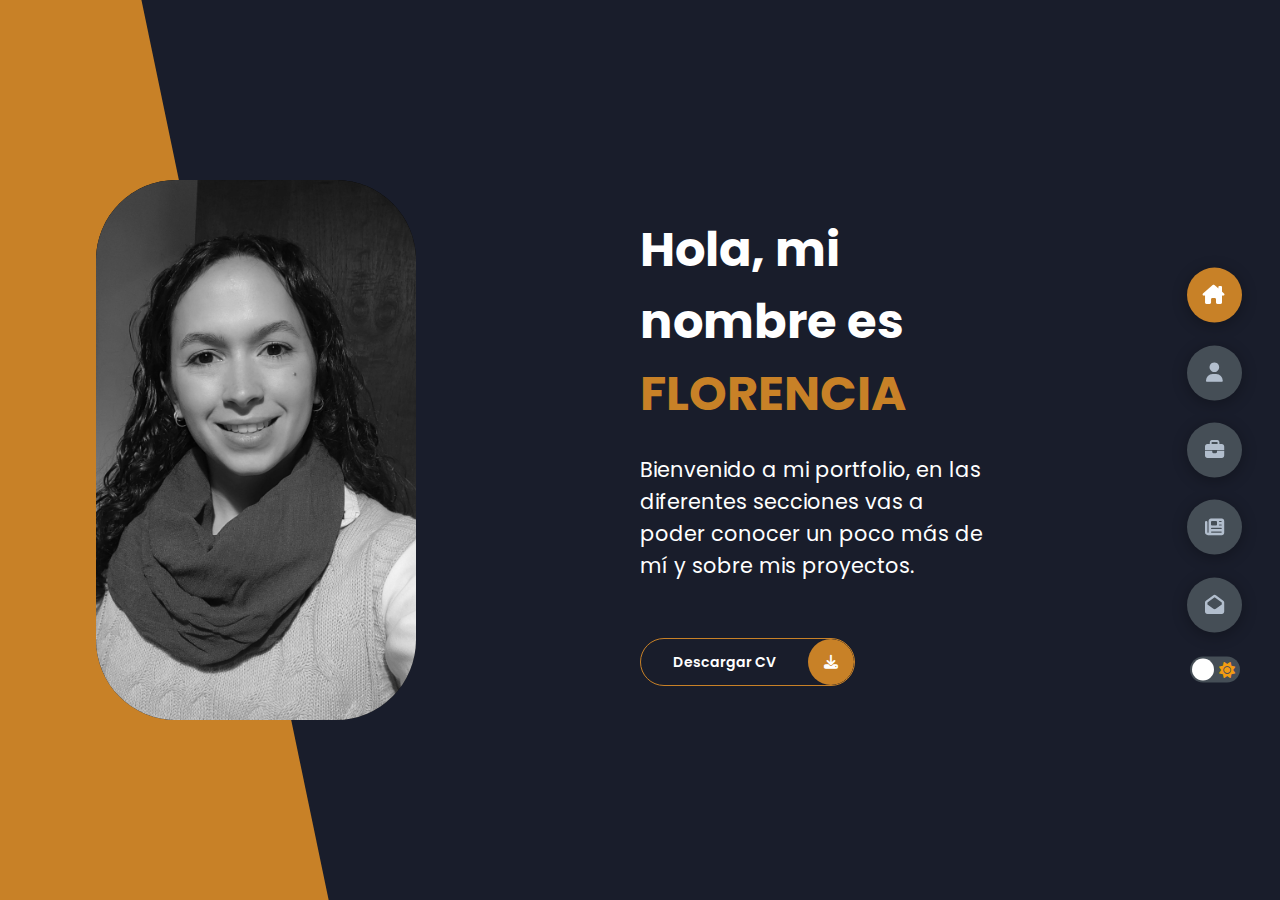
<file: index.html>
<!DOCTYPE html>
<html lang="en">
<head>
    <meta charset="UTF-8">
    <meta http-equiv="X-UA-Compatible" content="IE=edge">
    <meta name="viewport" content="width=device-width, initial-scale=1.0">
    <title>MARÍA FLORENCIA FERREIRA</title>
    <link rel="stylesheet" href="styles/styles.css">
    <link rel="preconnect" href="https://fonts.googleapis.com">
    <link rel="preconnect" href="https://fonts.gstatic.com" crossorigin>
    <link href="https://fonts.googleapis.com/css2?family=Poppins:wght@400;500;700;800&display=swap" rel="stylesheet">
    <link rel="stylesheet" href="https://cdnjs.cloudflare.com/ajax/libs/font-awesome/6.1.1/css/all.min.css">

</head>
<body class="mainContent">
    <header class="section sec1 header active" data-id="home" >

        <div class="headerContent">
            <div class="leftHeader">
                <div class="hShape"></div>
                <div class="image">
                    <img src="./img/perfil.jpg" alt="foto de perfil">
                </div>
            </div>
            <div class="rightHeader">
                <h1 class="name"> Hola, mi nombre es <span>FLORENCIA</span></h1>
                <p>Bienvenido a mi portfolio, en las diferentes secciones vas a poder conocer un poco más de mí y sobre mis proyectos.</p>

                <div class="btnContainer">
                    <a href="./files/FerreiraMariaFlorencia.pdf" download class="mainBtn">
                        <span class="btnText">Descargar CV</span>
                        <span class="btnIcon"><i class="fa-solid fa-download"></i></span>
                    </a>
                </div>
                
            </div>
        </div>


    </header>

    <main>
        <section class="section sec2 " id="about">
            <div class="mainTitle">
                <h2>Sobre <span>mi</span><span class="bgTitle"> sobre mi</span></h2>
            </div>
            <div class="aboutContainer">
                <div class="leftAbout">
                    <h4>Info sobre mí</h4>
                    <p>Soy licenciada en higiene y seguridad laboral, bromatóloga y desarrolladora frontend. Soy una persona que le gusta aprender y estar en movimiento, sea por gusto o con un objetivo concreto, pero siempre activa.</br>
                    En mis diferentes estudios y trabajos fui desarrollando diferentes aspectos de mi personalidad y conociendo nuevos campos de acción profesionales; y en todos llegue a la conclusión de que mi enfoque es trabajar con y para las personas. Sea dando soporte a un proyecto, brindando  solución a un problema, aprendiendo nuevas herramientas para incorporar al entorno o cumpliendo los roles que eran necesarios para los objetivos del equipo y personales. </p>
                    <div class="btnContainer">
                        <a href="./files/FerreiraMariaFlorencia.pdf" download class="mainBtn">
                            <span class="btnText">Descargar CV</span>
                            <span class="btnIcon"><i class="fa-solid fa-download"></i></span>
                        </a>
                    </div>

                    
                </div>

                <div class="rightAbout">
                    <div class="abtItem">
                        <div class="abtText">
                            <p class="largeText">#Javascript 30</p>
                            <p class="smallText">30 day vanilla JS challenge <br/> en proceso </p>
                        </div>
                    </div>
                    
                    <div class="abtItem">
                        <div class="abtText">
                            <p class="largeText">Desarrollo Backend</p>
                            <p class="smallText">Coderhouse <br/> por comenzar </p>
                        </div>
                    </div>
                    <div class="abtItem">
                        <div class="abtText">
                            <p class="largeText">Ready to Work</p>
                            <p class="smallText">British council  B1 english course <br/>en proceso </p>
                        </div>
                    </div>
                    <div class="abtItem">
                        <div class="abtText">
                            <p class="largeText">Wordpress</p>
                            <p class="smallText">Udemy<br/>en proceso </p>
                        </div>
                    </div>
                    
                </div>
            </div>

            <div class="aboutStats">
                <h4 class="statsTitle">formación académica</h4>
                <div class="progressBars">
                    <div class="progressBar">
                        <p class="progTitle">frontend react developer (Coderhouse)</p>
                        <div class="progressContainer">
                            <p class="progText">100%</p>
                            <div class="progress">
                                <span class="front"></span>
                            </div>
                        </div>
                    </div>
                    <div class="progressBar">
                        <p class="progTitle">tecnicatura universitaria en programación (UTN)</p>
                        <div class="progressContainer">
                            <p class="progText">25%</p>
                            <div class="progress">
                                <span class="tecProg"></span>
                            </div>
                        </div>
                    </div>
                    <div class="progressBar">
                        <p class="progTitle">Licenciatura en higiene y segruidad laboral (UTN)</p>
                        <div class="progressContainer">
                            <p class="progText">100%</p>
                            <div class="progress">
                                <span class="hys"></span>
                            </div>
                        </div>
                    </div>
                    <div class="progressBar">
                        <p class="progTitle">bromatología (colegio nacional monserrat)</p>
                        <div class="progressContainer">
                            <p class="progText">100%</p>
                            <div class="progress">
                                <span class="bromat"></span>
                            </div>
                        </div>
                    </div>
                    <div class="progressBar">
                        <p class="progTitle">inglés (first certificate in english)</p>
                        <div class="progressContainer">
                            <p class="progText">B2</p>
                            <div class="progress">
                                <span class="ingles"></span>
                            </div>
                        </div>
                    </div>
                    <div class="progressBar">
                        <p class="progTitle">portugués (facultad de lenguas)</p>
                        <div class="progressContainer">
                            <p class="progText">Intermedio</p>
                            <div class="progress">
                                <span class="portugues"></span>
                            </div>
                        </div>
                    </div>
                </div>
            </div>

            <h4 class="statsTitle">mis trabajos</h4>

            <div class="timeline">
                
                <div class="timelineItem">

                    <div class="tlIcon">
                        <i class="fa-solid fa-briefcase"></i>
                    </div>
                    <p class="tlDuration">noviembre 2022 - presente</p>
                    <h5>analista higiene y seguridad laboral <span> - grupo serín</span></h5>
                    <p>Gestión de siniestros, desarrollo de procedimientos de trabajo seguro, gestión de EPP, auditorías internas en sucursales, documentación legal (ART, habilitaciones municipales).</p>
                </div>
                
                <div class="timelineItem">

                    <div class="tlIcon">
                        <i class="fa-solid fa-briefcase"></i>
                    </div>
                    <p class="tlDuration">noviembre 2018 - mayo 2020 </p>
                    <h5>pasante higiene y seguridad laboral <span> - Holcim Argentina</span></h5>
                    <p>Capacitación interna y externa en estándares de seguridad, participación en auditoría interna, seguimiento de indicadores y reportes, gestión de elementos de protección personal, habilitación de andamios.</p>
                </div>
                <div class="timelineItem">

                    <div class="tlIcon">
                        <i class="fa-solid fa-briefcase"></i>
                    </div>
                    <p class="tlDuration">julio 2020 - noviembre 2021</p>
                    <h5>secretaria administrativa <span> - Mansilla seguros</span></h5>
                    <p>Atención a clientes, gestión de pólizas de automotores,vivienda y vida, atención a siniestros, contacto con talleres y proveedores. </p>
                </div>

            </div>
        </section>

        <section class="section sec3 " id="portfolio">
            <div class="mainTitle">
                <h2>Mi <span>Portfolio</span><span class="bgTitle"> mi portfolio</span></h2>
            </div>
            <p class="portfolioText">Algunos de mis proyectos desarrollados.</p>
            <div class="portfolios">

                <div class="portfolioItem">
                    <div class="imagePort">
                        <img src="./img/clock.jpg" alt="">
                    </div>
                    <div class="hoverItems">
                        <h3>Clock</h3>
                        <div class="icons">
                            <a href="https://github.com/mariaflorenciaferreira/clock" class="icon" target="_blank">
                                <i class="fa-brands fa-github"></i>
                            </a>
                            <a href="https://clock-date.netlify.app/" class="icon" target="_blank">
                                <i class="fa-solid fa-window-maximize"></i>
                            </a>
                        </div>
                    </div>
                </div>
                <div class="portfolioItem">
                    <div class="imagePort">
                        <img src="./img/farm.jpg" alt="">
                    </div>
                    <div class="hoverItems">
                        <h3>Kids farm</h3>
                        <div class="icons">
                            <a href="https://github.com/mariaflorenciaferreira/farm" class="icon" target="_blank">
                                <i class="fa-brands fa-github"></i>
                            </a>
                            <a href="https://littlefarm.netlify.app/" class="icon" target="_blank">
                                <i class="fa-solid fa-window-maximize"></i>
                            </a>
                        </div>
                    </div>
                </div>

                <div class="portfolioItem">
                    <div class="imagePort">
                        <img src="./img/drums.jpg" alt="">
                    </div>
                    <div class="hoverItems">
                        <h3>Drumkit</h3>
                        <div class="icons">
                            <a href="https://github.com/mariaflorenciaferreira/drumkit" class="icon" target="_blank">
                                <i class="fa-brands fa-github"></i>
                            </a>
                            <a href="https://your-drumkit.netlify.app/" class="icon" target="_blank">
                                <i class="fa-solid fa-window-maximize"></i>
                            </a>
                        </div>
                    </div>
                </div>

                <div class="portfolioItem">
                    <div class="imagePort">
                        <img src="./img/herramientas2.jpg" alt="herramientas de jardinería">
                    </div>
                    <div class="hoverItems">
                        <h3>Vivero</h3>
                        <div class="icons">
                            <a href="https://github.com/mariaflorenciaferreira/proyecto-vivero" class="icon" target="_blank">
                                <i class="fa-brands fa-github"></i>
                            </a>
                            <a href="https://elvivero.netlify.app/" class="icon" target="_blank">
                                <i class="fa-solid fa-window-maximize"></i>
                            </a>
                        </div>
                    </div>
                </div>
                <div class="portfolioItem">
                    <div class="imagePort">
                        <img src="./img/planner.jpg" alt="">
                    </div>
                    <div class="hoverItems">
                        <h3>Planner</h3>
                        <div class="icons">
                            <a href="https://github.com/mariaflorenciaferreira/js-planner" class="icon" target="_blank">
                                <i class="fa-brands fa-github"></i>
                            </a>
                            <a href="https://your-daily-planner.netlify.app/" class="icon" target="_blank">
                                <i class="fa-solid fa-window-maximize"></i>
                            </a>
                        </div>
                    </div>
                </div>
                <div class="portfolioItem">
                    <div class="imagePort">
                        <img src="./img/cima-montaña.jpg" alt="amigos haciendo cima en  la montaña">
                    </div>
                    <div class="hoverItems">
                        <h3>Cumbre excursiones</h3>
                        <div class="icons">
                            <a href="https://github.com/mariaflorenciaferreira/cumbre-excursiones" class="icon" target="_blank">
                                <i class="fa-brands fa-github"></i>
                            </a>
                            <a href="https://cumbre-excursiones.netlify.app/" class="icon" target="_blank">
                                <i class="fa-solid fa-window-maximize"></i>
                            </a>
                        </div>
                    </div>
                </div>
                
            </div>
        </section>

        <section class="section sec4 " id="blogs">
            <div class="blogsContent">
                <div class="mainTitle">
                    <h2>mi<span> experiencia</span><span class="bgTitle">mi experiencia</span></h2>
                </div>

                    <div class="blogs">
                        <div class="blog">
                            <img src="./img/serin.jpg" alt="">
                            <div class="blogText">
                                <h4>Analista higiene y seguridad Grupo Serin</h4>
                                <p>En mi puesto de analista coordino las capacitaciones del presonal, realizo relevamiento de condiciones de trabajo, investigo accidentes,desarrollo procedimientos de trabajo seguro en conjunto con las áreas y realizo la gestión de elementos de seguridad personal.</p>
                            </div>
                        </div>
                        <div class="blog">
                            <img src="./img/lasegunda.jpg" alt="">
                            <div class="blogText">
                                <h4>Secretaria Mansilla Seguros</h4>
                                <p>Como secretaria brindé soporte a clientes, gestione cobranzas y deudas, contacte talleres y proveedores y concreté ventas de seguros para viviendas, automotores y de individuos.</p>
                            </div>
                        </div>
                        <div class="blog">
                            <img src="./img/holcim.jpeg" alt="">
                            <div class="blogText">
                                <h4>Pasantía Holcim Argentina</h4>
                                <p>En mi pasantía desarrollé las tareas de capacitación interna y externa, control y habilitación de andamios, seguimiento de indicadores, aduitorías internas y desarrolle herramienta para seguimiento de aptitudes de colaboradores.</p>
                            </div>
                        </div>
                        <div class="blog">
                            <img src="./img/cate.jpg" alt="">
                            <div class="blogText">
                                <h4>Grupo juvenil "La Cate"</h4>
                                <p>Participe del grupo juvenil de formación cristiana como asistente y  coordinadora. Organizamos actividades formativas, lúdicas y solidarias para grupos reducidos y numerosos de jóvenes y niños.</p>
                            </div>
                        </div>
                        <div class="blog">
                            <img src="./img/hogar.jpg" alt="">
                            <div class="blogText">
                                <h4>Hogar de niños José Bainotti</h4>
                                <p>Como voluntaria de manos abiertas fui cocinera del hogar de niños. Las tareas de cocina y cuidado de niños en guarda consistía en acompañarlos en su rutina desde el cariño y servicio, armando el menú y atendiendo las necesidades del día.</p>
                            </div>
                        </div>
                        <div class="blog">
                            <img src="./img/mediciones.jpg" alt="">
                            <div class="blogText">
                                <h4>Práctica mediciones</h4>
                                <p>En el contexto de un curso formativo, realice las mediciones e informes de ruido e iluminación del sector de pruebas de la planta Orestes Berta.</p>
                            </div>
                        </div>
                        <div class="blog">
                            <img src="./img/partida.jpg" alt="">
                            <div class="blogText">
                                <h4>Misión grupo juvenil Partida</h4>
                                <p>Junto a un grupo de jóvenes realizamos la visita al pueblo Valle Hermoso, para conocer a sus habitantes y acercarlos como comunidad a su parroquia.</p>
                            </div>
                        </div>
                        
                    </div>
                

            </div>

        </section>
        <section class="section sec5 " id="contact">
            <div class="contactContainer">
                <div class="mainTitle">
                    <h2>Mi <span>contacto</span><span class="bgTitle">Mi contacto</span></h2>
                </div>

                <div class="contactContentContainer">
                    <div class="leftContact">
                        <h4>para contactarme</h4>
                        <p>Para contactar conmigo y poder conocer más sobre mi perfil podes escribirme por linkedin, mail o comunicarte por celular.</p>
                        <div class="contactInfo">
                            <div class="contactItem">
                                <div class="icon">
                                    <i class="fa-solid fa-location-dot"></i>
                                    <p>Ubicación actual: Córdoba, Argentina</p>
                                </div>
                                
                            </div>
                        </div>
                        <div class="contactIcons">
                            <div class="contactIcon">
                                <a href="https://www.linkedin.com/in/ferreiramariaflorencia" target="_blank">
                                    <i class="fa-brands fa-linkedin-in"></i>
                                </a>
                            </div>
                            <div class="contactIcon">
                                <a href="tel: +543513273101" target="_blank">
                                    <i class="fa-solid fa-phone"></i>
                                </a>
                            </div>
                            <div class="contactIcon">
                                <a href="https://wa.me/+543513273101" target="_blank">
                                    <i class="fa-brands fa-whatsapp"></i>
                                </a>
                            </div>
                        </div>
                    </div>
                    <div class="rightContact">
                        <form action="https://formsubmit.co/florferreirag@gmail.com" method="POST" class="contactForm" >
                            <input type="hidden" name="_captcha" value="false">
                            <input type="hidden" name="_next" value="https://ferreiramariaflorencia.netlify.app/contact.html">
                            <div class="inputControl inputC2">
                                <input type="text" name="name" required placeholder="NOMBRE Y APELLIDO">
                                <input type="email" name="email" required placeholder="EMAIL DE CONTACTO">
                            </div>
                            <div class="inputControl">
                                <input type="text" name="_subject" required placeholder="ASUNTO"> 
                            </div>
                            <div class="inputControl">
                                <textarea name="message" id="" cols="15" rows="8" placeholder="Tu mensaje"></textarea>
                            </div>

                            <div class="sendBtnContainer">
                                <button type="submit" class="sendBtn">
                                    <span class="btnText">Enviar</span>
                                    <span class="btnIcon"><i class="fa-solid fa-upload"></i></i></span>
                                </button>
                            </div>

                           
                            
                            

                            

                           

                        </form>
                    </div>
                </div>
            </div>

        </section>
    </main>

    <div class="controls">
        <div class="control control1 activeBtn" data-id="home" > <i class="fa-solid fa-house-chimney"></i></div>
        <div class="control control2 " data-id="about"><i class="fa-solid fa-user"></i> </div>
        <div class="control control3 " data-id="portfolio"><i class="fa-solid fa-briefcase"></i></div>
        <div class="control control4 " data-id="blogs"><i class="fa-solid fa-newspaper"></i></div>
        <div class="control control5 " data-id="contact"><i class="fa-solid fa-envelope-open"></i></div>
        

        <div class=" themeBtn">
            <input type="checkbox" class="checkbox" id="checkbox"> 
            <label for="checkbox" class="themeLabel">
                <i class="fas fa-moon moonIcon"></i>
                <i class="fas fa-sun sunIcon"></i>
                <div class="ball"></div>
            </label>
        </div>
        
    </div>
    
    <script src="app.js"></script>
    
</body>
</html>
</file>
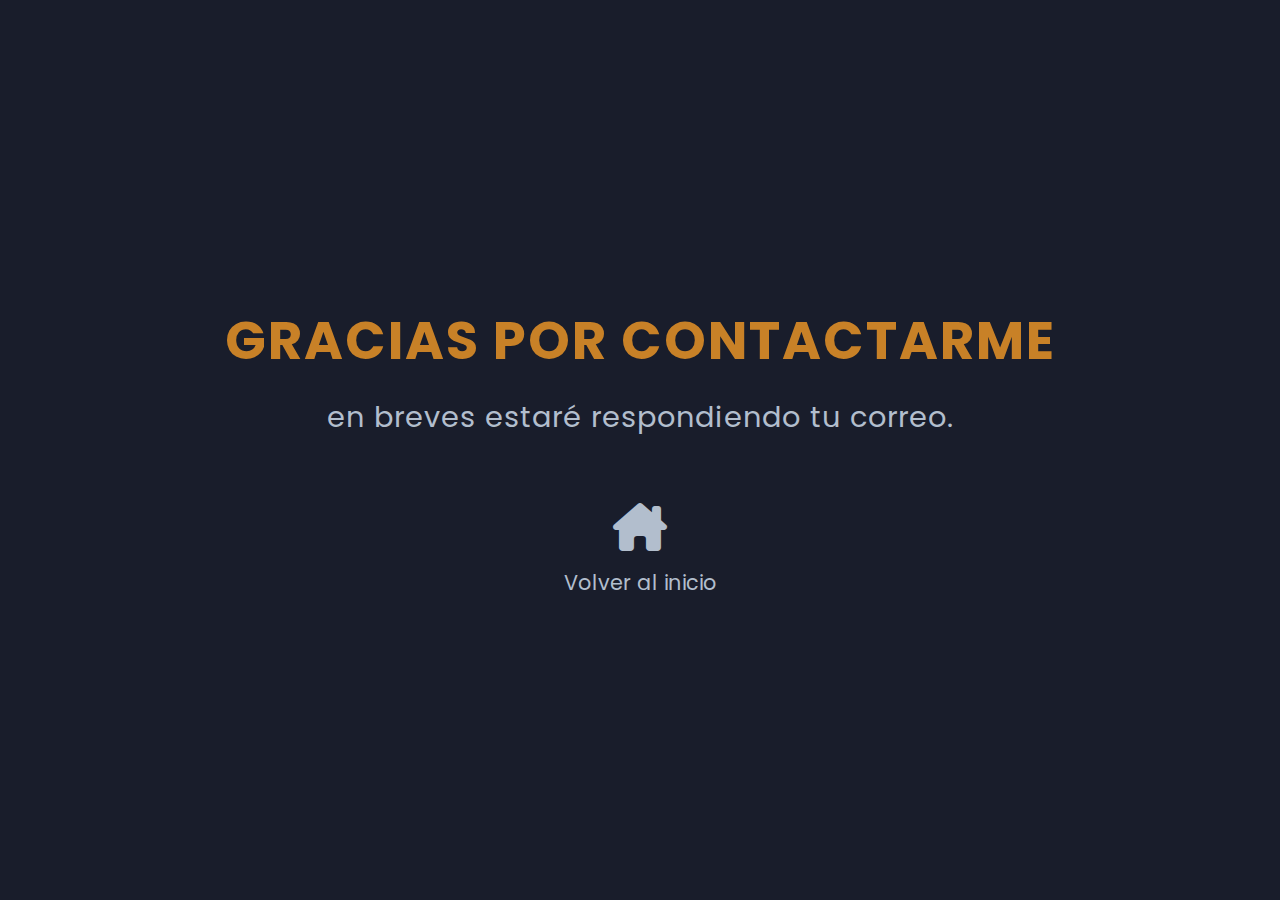
<file: contact.html>
<!DOCTYPE html>
<html lang="en">
<head>
    <meta charset="UTF-8">
    <meta http-equiv="X-UA-Compatible" content="IE=edge">
    <meta name="viewport" content="width=device-width, initial-scale=1.0">
    <title>Correo enviado</title>
    <link rel="stylesheet" href="styles/styles.css">
    <link rel="preconnect" href="https://fonts.googleapis.com">
    <link rel="preconnect" href="https://fonts.gstatic.com" crossorigin>
    <link href="https://fonts.googleapis.com/css2?family=Poppins:wght@400;500;700;800&display=swap" rel="stylesheet">
    <link rel="stylesheet" href="https://cdnjs.cloudflare.com/ajax/libs/font-awesome/6.1.1/css/all.min.css">
</head>
<body>
    <main>
        <div class="contactContainer">
            <h2 class="contactTitle">Gracias por contactarme</h2>
            <p class="contactText">en breves estaré respondiendo tu correo.</p>

            <a href="./index.html" data-id="home" class="contactHome" >
                <i class="fa-solid fa-house-chimney"></i>
                
            </a>
            <a href="./index.html"><p class="homeText">Volver al inicio</p></a>
            
        </div>
        
    </main>
   
</body>
</html>
</file>
<file: styles/styles.css>
* {
  margin: 0;
  padding: 0;
  -webkit-box-sizing: border-box;
          box-sizing: border-box;
  list-style: none;
}

body {
  --color-primary: #191d2b;
  --color-secondary: #C88127;
  --color-white: #FFFFFF;
  --color-black: #000;
  --color-grey0: #f8f8f8;
  --color-grey-1: #dbe1e8;
  --color-grey-2: #b2becd;
  --color-grey-3: #6c7983;
  --color-grey-4: #454e56;
  --color-grey-5: #2a2e35;
  --general-transition:all .4s ease-in-out;
  --general-box-shadow: 0 3px 15px rgba(0,0,0,.3);
  --general-border-radius: 5rem;
}

body.light {
  --color-primary:#FFFFFF ;
  --color-secondary: #C88127;
  --color-white: #191d2b;
  --color-black: #000;
  --color-grey0: #f8f8f8;
  --color-grey-1:#191d2b;
  --color-grey-2: #b2becd;
  --color-grey-3: #B8A89A;
  --color-grey-4: #12181b ;
  --color-grey-5: #6c7983;
}

body {
  font-size: 14px;
  font-family: 'Poppins', sans-serif;
  background-color: var(--color-primary);
  color: var(--color-white);
  -webkit-transition: all .4s ease-in-out;
  transition: all .4s ease-in-out;
}

a {
  display: inline-block;
  text-decoration: none;
  color: inherit;
  font-family: inherit;
}

header {
  min-height: 100vh;
  color: var(--color-white);
  overflow: hidden;
}

@media screen and (max-width: 610px) {
  header {
    min-height: 100vh;
  }
}

section {
  min-height: 100vh;
  width: 100%;
  position: absolute;
  left: 0;
  top: 0;
  padding: 8rem 8rem;
}

.section {
  -webkit-transform: translateY(-100%) scale(0);
          transform: translateY(-100%) scale(0);
  -webkit-transition: var(--general-transition);
  transition: var(--general-transition);
  background-color: var(--color-primary);
}

.sec1 {
  display: none;
  -webkit-transform: translateY(0) scale(1);
          transform: translateY(0) scale(1);
}

.sec2 {
  display: none;
  -webkit-transform: translateY(0) scale(1);
          transform: translateY(0) scale(1);
}

.sec3 {
  display: none;
  -webkit-transform: translateY(0) scale(1);
          transform: translateY(0) scale(1);
}

.sec4 {
  display: none;
  -webkit-transform: translateY(0) scale(1);
          transform: translateY(0) scale(1);
}

.sec5 {
  display: none;
  -webkit-transform: translateY(0) scale(1);
          transform: translateY(0) scale(1);
}

.active {
  display: block;
  -webkit-animation: scaleAnim 1s ease-in-out;
          animation: scaleAnim 1s ease-in-out;
}

@-webkit-keyframes scaleAnim {
  0% {
    -webkit-transform: translateY(-100%) scaleY(0);
            transform: translateY(-100%) scaleY(0);
  }
  100% {
    -webkit-transform: translateY(0) scaleY(1);
            transform: translateY(0) scaleY(1);
  }
}

@keyframes scaleAnim {
  0% {
    -webkit-transform: translateY(-100%) scaleY(0);
            transform: translateY(-100%) scaleY(0);
  }
  100% {
    -webkit-transform: translateY(0) scaleY(1);
            transform: translateY(0) scaleY(1);
  }
}

.controls {
  position: fixed;
  z-index: 10;
  top: 50%;
  right: 3%;
  display: -webkit-box;
  display: -ms-flexbox;
  display: flex;
  -webkit-box-orient: vertical;
  -webkit-box-direction: normal;
      -ms-flex-direction: column;
          flex-direction: column;
  -webkit-box-align: center;
      -ms-flex-align: center;
          align-items: center;
  -webkit-box-pack: center;
      -ms-flex-pack: center;
          justify-content: center;
  -webkit-transform: translateY(-50%);
          transform: translateY(-50%);
}

.controls .activeBtn {
  background-color: var(--color-secondary) !important;
}

.controls .activeBtn i {
  color: var(--color-white) !important;
}

.controls .control {
  padding: 1rem;
  cursor: pointer;
  background-color: var(--color-grey-4);
  width: 55px;
  height: 55px;
  border-radius: 50%;
  display: -webkit-box;
  display: -ms-flexbox;
  display: flex;
  -webkit-box-pack: center;
      -ms-flex-pack: center;
          justify-content: center;
  -webkit-box-align: center;
      -ms-flex-align: center;
          align-items: center;
  margin: .7rem 0rem;
  -webkit-box-shadow: var(--general-box-shadow);
          box-shadow: var(--general-box-shadow);
}

.controls .control i {
  font-size: 1.2rem;
  color: var(--color-grey-2);
  pointer-events: none;
}

.themeBtn {
  bottom: -10%;
  right: 3.2%;
  cursor: pointer;
  position: fixed;
  display: -webkit-box;
  display: -ms-flexbox;
  display: flex;
  -webkit-box-pack: center;
      -ms-flex-pack: center;
          justify-content: center;
  -webkit-box-align: center;
      -ms-flex-align: center;
          align-items: center;
}

.themeLabel {
  height: 26px;
  width: 50px;
  background-color: var(--color-grey-4);
  display: -webkit-box;
  display: -ms-flexbox;
  display: flex;
  border-radius: 50px;
  -webkit-box-align: center;
      -ms-flex-align: center;
          align-items: center;
  -webkit-box-pack: justify;
      -ms-flex-pack: justify;
          justify-content: space-between;
  position: relative;
  padding: 5px;
}

.moonIcon {
  color: #f1c40f;
  font-size: 1rem;
}

.sunIcon {
  color: #f39c12;
  font-size: 1rem;
}

.ball {
  width: 22px;
  height: 22px;
  border-radius: 50%;
  background-color: var(--color-white);
  position: absolute;
  top: 2px;
  left: 2px;
  -webkit-transition: var(--general-transition);
  transition: var(--general-transition);
}

.checkbox {
  opacity: 0;
  position: absolute;
}

.checkbox:checked + .themeLabel .ball {
  -webkit-transform: translateX(24px);
          transform: translateX(24px);
}

.headerContent {
  display: -ms-grid;
  display: grid;
  -ms-grid-columns: (1fr)[2];
      grid-template-columns: repeat(2, 1fr);
  height: 100vh;
}

.headerContent .leftHeader {
  display: -webkit-box;
  display: -ms-flexbox;
  display: flex;
  -webkit-box-align: center;
      -ms-flex-align: center;
          align-items: center;
  position: relative;
}

.headerContent .leftHeader .hShape {
  -webkit-transition: var(--general-transition);
  transition: var(--general-transition);
  width: 65%;
  height: 100%;
  background-color: var(--color-secondary);
  position: absolute;
  left: 0;
  top: 0;
  z-index: -1;
  -webkit-clip-path: polygon(0 0, 34% 0, 79% 100%, 0 100%);
          clip-path: polygon(0 0, 34% 0, 79% 100%, 0 100%);
}

.image {
  border-radius: var(--general-border-radius);
  width: 50%;
  height: 60%;
  margin-left: 6rem;
  background-color: var(--color-black);
  -webkit-transition: var(--general-transition);
  transition: var(--general-transition);
}

.image img {
  border-radius: var(--general-border-radius);
  width: 100%;
  height: 100%;
  -o-object-fit: cover;
     object-fit: cover;
  -webkit-transition: var(--general-transition);
  transition: var(--general-transition);
  -webkit-filter: grayscale(100%);
          filter: grayscale(100%);
}

.image img:hover {
  -webkit-filter: grayscale(0);
          filter: grayscale(0);
}

.rightHeader {
  display: -webkit-box;
  display: -ms-flexbox;
  display: flex;
  -webkit-box-orient: vertical;
  -webkit-box-direction: normal;
      -ms-flex-direction: column;
          flex-direction: column;
  -webkit-box-pack: center;
      -ms-flex-pack: center;
          justify-content: center;
  padding-right: 18rem;
}

.rightHeader .name {
  font-size: 3rem;
}

.rightHeader .name span {
  color: var(--color-secondary);
}

.rightHeader p {
  font-size: 1.3rem;
  margin: 1.5rem 0;
  line-height: 2rem;
}

.btnContainer {
  display: -webkit-box;
  display: -ms-flexbox;
  display: flex;
  -ms-flex-item-align: start;
      align-self: flex-start;
}

.mainBtn {
  border-radius: 30px;
  color: inherit;
  font-weight: 600;
  position: relative;
  border: 1px solid var(--color-secondary);
  display: -webkit-box;
  display: -ms-flexbox;
  display: flex;
  -webkit-box-align: center;
      -ms-flex-align: center;
          align-items: center;
  overflow: hidden;
  margin-top: 2rem;
}

.mainBtn .btnText {
  padding: 0 2rem;
}

.mainBtn .btnIcon {
  background-color: var(--color-secondary);
  display: -webkit-box;
  display: -ms-flexbox;
  display: flex;
  -webkit-box-align: center;
      -ms-flex-align: center;
          align-items: center;
  -webkit-box-pack: center;
      -ms-flex-pack: center;
          justify-content: center;
  border-radius: 50%;
  padding: 1rem;
}

.mainBtn::before {
  content: '';
  position: absolute;
  top: 0;
  right: 0;
  -webkit-transform: translateX(100%);
          transform: translateX(100%);
  -webkit-transition: var(--general-transition);
  transition: var(--general-transition);
  z-index: -1;
}

.mainBtn:hover::before {
  width: 100%;
  height: 100%;
  background-color: var(--color-secondary);
  -webkit-transform: translateX(0);
          transform: translateX(0);
  -webkit-transition: var(--general-transition);
  transition: var(--general-transition);
}

.mainTitle {
  text-align: center;
}

.mainTitle h2 {
  position: relative;
  text-transform: uppercase;
  font-size: 4rem;
  font-weight: 700;
}

.mainTitle h2 span {
  color: var(--color-secondary);
}

.mainTitle h2 .bgTitle {
  position: absolute;
  top: 50%;
  left: 50%;
  color: var(--color-grey-5);
  -webkit-transition: var(--general-transition);
  transition: var(--general-transition);
  z-index: -1;
  -webkit-transform: translate(-50%, -50%);
          transform: translate(-50%, -50%);
  font-weight: 800;
  font-size: 4.1rem;
  width: 45rem;
}

.aboutContainer {
  display: -ms-grid;
  display: grid;
  -ms-grid-columns: (1fr)[2];
      grid-template-columns: repeat(2, 1fr);
  padding-top: 3.5rem;
  padding-bottom: 5rem;
}

.aboutContainer .rightAbout {
  display: -ms-grid;
  display: grid;
  -ms-grid-columns: (1fr)[2];
      grid-template-columns: repeat(2, 1fr);
  grid-gap: 2rem;
}

.aboutContainer .rightAbout .abtItem {
  border: 1px solid var(--color-grey-5);
  border-radius: 5px;
  -webkit-transition: var(--general-transition);
  transition: var(--general-transition);
  -webkit-box-shadow: 1px 2px 15px rgba(0, 0, 0, 0.1);
          box-shadow: 1px 2px 15px rgba(0, 0, 0, 0.1);
}

.aboutContainer .rightAbout .abtItem:hover {
  cursor: default;
  -webkit-transform: translateY(-5px);
          transform: translateY(-5px);
  border-color: 1px solid var(--color-secondary);
  -webkit-box-shadow: 1px 4px 15px rgba(0, 0, 0, 0.32);
          box-shadow: 1px 4px 15px rgba(0, 0, 0, 0.32);
}

.aboutContainer .rightAbout .abtItem .abtText {
  padding: 1.5rem;
  display: -webkit-box;
  display: -ms-flexbox;
  display: flex;
  -webkit-box-orient: vertical;
  -webkit-box-direction: normal;
      -ms-flex-direction: column;
          flex-direction: column;
}

.aboutContainer .rightAbout .abtItem .abtText .largeText {
  font-size: 1.7rem;
  font-weight: 700;
  color: var(--color-secondary);
}

.aboutContainer .rightAbout .abtItem .abtText .smallText {
  padding-left: 3rem;
  position: relative;
  text-transform: uppercase;
  font-size: 1.2rem;
  letter-spacing: 2px;
  color: var(--color-grey-1);
}

.aboutContainer .rightAbout .abtItem .abtText .smallText::before {
  content: '';
  position: absolute;
  left: 0;
  top: 15px;
  width: 2rem;
  height: 2px;
  background-color: var(--color-grey-5);
}

.aboutContainer .leftAbout {
  padding-right: 1rem;
}

.aboutContainer .leftAbout p {
  font-size: 1rem;
  line-height: 2rem;
  padding: 1rem;
  color: var(--color-grey-1);
}

.aboutContainer .leftAbout h4 {
  font-size: 2rem;
  text-transform: uppercase;
}

.aboutStats {
  padding-bottom: 4rem;
}

.aboutStats .progressBars {
  display: -ms-grid;
  display: grid;
  -ms-grid-columns: (1fr)[2];
      grid-template-columns: repeat(2, 1fr);
  grid-gap: 2rem;
}

.aboutStats .progressBars .progressBar {
  display: -webkit-box;
  display: -ms-flexbox;
  display: flex;
  -webkit-box-orient: vertical;
  -webkit-box-direction: normal;
      -ms-flex-direction: column;
          flex-direction: column;
  margin-top: 2rem;
}

.aboutStats .progressBars .progressBar .progTitle {
  text-transform: uppercase;
  font-weight: 500;
}

.aboutStats .progressBars .progressBar .progressContainer {
  display: -webkit-box;
  display: -ms-flexbox;
  display: flex;
  -webkit-box-align: center;
      -ms-flex-align: center;
          align-items: center;
}

.aboutStats .progressBars .progressBar .progressContainer .progText {
  color: var(--color-grey-2);
}

.aboutStats .progressBars .progressBar .progressContainer .progress {
  width: 100%;
  height: .45rem;
  background-color: var(--color-grey-4);
  margin-left: 1rem;
  position: relative;
}

.aboutStats .progressBars .progressBar .progressContainer .progress span {
  position: absolute;
  left: 0;
  top: 0;
  height: 100%;
  background-color: var(--color-secondary);
  -webkit-transition: var(--general-transition);
  transition: var(--general-transition);
}

.aboutStats .progressBars .progressBar .progressContainer .progress .front {
  width: 100%;
}

.aboutStats .progressBars .progressBar .progressContainer .progress .tecProg {
  width: 25%;
}

.aboutStats .progressBars .progressBar .progressContainer .progress .hys {
  width: 100%;
}

.aboutStats .progressBars .progressBar .progressContainer .progress .bromat {
  width: 100%;
}

.aboutStats .progressBars .progressBar .progressContainer .progress .ingles {
  width: 75%;
}

.aboutStats .progressBars .progressBar .progressContainer .progress .portugues {
  width: 75%;
}

.statsTitle {
  text-transform: uppercase;
  font-size: 1.4rem;
  text-align: center;
  padding: 3.5rem 0;
  position: relative;
}

.statsTitle::before {
  content: '';
  position: absolute;
  left: 50%;
  top: 0%;
  width: 40%;
  height: 1px;
  background-color: var(--color-grey-5);
  -webkit-transform: translateX(-50%);
          transform: translateX(-50%);
}

.timeline {
  display: -ms-grid;
  display: grid;
  -ms-grid-columns: (1fr)[2];
      grid-template-columns: repeat(2, 1fr);
  grid-gap: 2rem;
  padding-bottom: 3rem;
}

.timeline .timelineItem {
  position: relative;
  padding-left: 3rem;
  border-left: 1px solid var(--color-grey-5);
}

.timeline .timelineItem .tlIcon {
  position: absolute;
  left: -27px;
  top: 0;
  background-color: var(--color-secondary);
  width: 50px;
  height: 50px;
  border-radius: 50%;
  display: -webkit-box;
  display: -ms-flexbox;
  display: flex;
  -webkit-box-align: center;
      -ms-flex-align: center;
          align-items: center;
  -webkit-box-pack: center;
      -ms-flex-pack: center;
          justify-content: center;
}

.timeline .timelineItem .tlIcon i {
  font-size: 1.3rem;
}

.timeline .timelineItem .tlDuration {
  padding: .2rem .6rem;
  background-color: var(--color-grey-5);
  border-radius: 15px;
  display: inline-block;
  font-size: .8rem;
  text-transform: uppercase;
  font-weight: 500;
}

.timeline .timelineItem h5 {
  padding: 1rem 0;
  text-transform: uppercase;
  font-size: 1.3rem;
  font-weight: 600;
}

.timeline .timelineItem h5 span {
  color: var(--color-grey-2);
  font-weight: 500;
  font-size: 1.2rem;
}

.timeline .timelineItem h5 p {
  color: var(--color-grey-2);
}

.portfolioText {
  padding: 2rem 0;
  text-align: center;
}

.portfolios {
  display: -ms-grid;
  display: grid;
  -ms-grid-columns: (1fr)[3];
      grid-template-columns: repeat(3, 1fr);
  grid-gap: 2rem;
  margin-top: 3rem;
}

.portfolios .portfolioItem {
  position: relative;
}

.portfolios .portfolioItem .imagePort {
  border-radius: 15px;
  height: 300px;
}

.portfolios .portfolioItem .imagePort img {
  width: 100%;
  height: 100%;
  -o-object-fit: cover;
     object-fit: cover;
  border-radius: 15px;
}

.portfolios .portfolioItem .hoverItems {
  width: 100%;
  height: 100%;
  background-color: var(--color-secondary);
  position: absolute;
  left: 0;
  top: 0;
  border-radius: 15px;
  display: -webkit-box;
  display: -ms-flexbox;
  display: flex;
  -webkit-box-pack: center;
      -ms-flex-pack: center;
          justify-content: center;
  -webkit-box-align: center;
      -ms-flex-align: center;
          align-items: center;
  -webkit-box-orient: vertical;
  -webkit-box-direction: normal;
      -ms-flex-direction: column;
          flex-direction: column;
  opacity: 0;
  -webkit-transform: scale(0);
          transform: scale(0);
  -webkit-transition: all .4s ease-in-out;
  transition: all .4s ease-in-out;
}

.portfolios .portfolioItem .hoverItems h3 {
  font-size: 1.5rem;
  margin-bottom: 1.5rem;
  color: var(--color-white);
}

.portfolios .portfolioItem .hoverItems .icons {
  display: -webkit-box;
  display: -ms-flexbox;
  display: flex;
  -webkit-box-pack: center;
      -ms-flex-pack: center;
          justify-content: center;
  -webkit-box-align: center;
      -ms-flex-align: center;
          align-items: center;
}

.portfolios .portfolioItem .hoverItems .icons .icon {
  background-color: var(--color-primary);
  border-radius: 50%;
  width: 50px;
  height: 50px;
  display: -webkit-box;
  display: -ms-flexbox;
  display: flex;
  -webkit-box-align: center;
      -ms-flex-align: center;
          align-items: center;
  -webkit-box-pack: center;
      -ms-flex-pack: center;
          justify-content: center;
  margin: 0 1rem;
  cursor: pointer;
  -webkit-transition: var(--general-transition);
  transition: var(--general-transition);
}

.portfolios .portfolioItem .hoverItems .icons .icon i {
  font-size: 1rem;
  color: var(--color-white);
  margin: 0 1rem;
}

.portfolios .portfolioItem .hoverItems .icons .icon:hover {
  background-color: var(--color-white);
}

.portfolios .portfolioItem .hoverItems .icons .icon:hover i {
  color: var(--color-primary);
}

.portfolioItem:hover .hoverItems {
  opacity: 1;
  -webkit-transform: scale(1);
          transform: scale(1);
}

.blogs {
  display: -ms-grid;
  display: grid;
  -ms-grid-columns: (1fr)[3];
      grid-template-columns: repeat(3, 1fr);
  grid-gap: 2rem;
  margin-top: 3rem;
}

.blogs .blog {
  position: relative;
  background-color: var(--color-grey-5);
  border-radius: 5px;
  -webkit-box-shadow: 1px 1px 20px rgba(0, 0, 0, 0.1);
          box-shadow: 1px 1px 20px rgba(0, 0, 0, 0.1);
  -webkit-transition: var(--general-transition);
  transition: var(--general-transition);
}

.blogs .blog:hover {
  -webkit-box-shadow: 1px 1px 20px rgba(0, 0, 0, 0.3);
          box-shadow: 1px 1px 20px rgba(0, 0, 0, 0.3);
  -webkit-transform: translateY(-5px);
          transform: translateY(-5px);
  -webkit-transition: var(--general-transition);
  transition: var(--general-transition);
}

.blogs .blog:hover img {
  -webkit-filter: grayscale(0);
          filter: grayscale(0);
  -webkit-transform: scale(1.1);
          transform: scale(1.1);
  -webkit-box-shadow: 0px 4px 15px rgba(0, 0, 0, 0.8);
          box-shadow: 0px 4px 15px rgba(0, 0, 0, 0.8);
}

.blogs .blog img {
  width: 100%;
  height: 300px;
  -o-object-fit: cover;
     object-fit: cover;
  border-top-left-radius: 5px;
  border-top-right-radius: 5px;
  -webkit-filter: grayscale(100%);
          filter: grayscale(100%);
  -webkit-transition: var(--general-transition);
  transition: var(--general-transition);
}

.blogs .blog .blogText {
  margin-top: -7px;
  padding: 1.1rem;
  border-top: 8px solid var(--color-secondary);
  text-align: left;
}

.blogs .blog .blogText h4 {
  font-size: 1.5rem;
  margin-bottom: .7rem;
  -webkit-transition: var(--general-transition);
  transition: var(--general-transition);
  cursor: pointer;
}

.blogs .blog .blogText h4:hover {
  color: var(--color-secondary);
}

.blogs .blog .blogText p {
  color: var(--color-grey-2);
  line-height: 2rem;
  padding-bottom: 1rem;
}

.contactContentContainer {
  display: -webkit-box;
  display: -ms-flexbox;
  display: flex;
  padding-top: 3.5rem;
}

.contactContentContainer .leftContact {
  -webkit-box-flex: 2;
      -ms-flex: 2;
          flex: 2;
}

.contactContentContainer .leftContact h4 {
  margin-top: 1rem;
  font-size: 1.6rem;
  text-transform: uppercase;
}

.contactContentContainer .leftContact p {
  margin: 1rem 0;
  text-align: left;
  line-height: 2rem;
}

.contactContentContainer .leftContact .contactInfo .contactItem {
  display: -webkit-box;
  display: -ms-flexbox;
  display: flex;
  -webkit-box-align: center;
      -ms-flex-align: center;
          align-items: center;
  -webkit-box-pack: justify;
      -ms-flex-pack: justify;
          justify-content: space-between;
}

.contactContentContainer .leftContact .contactInfo .contactItem p {
  margin: 0.3rem 0 !important;
  padding: 0 !important;
}

.contactContentContainer .leftContact .contactInfo .contactItem .icon {
  display: -ms-grid;
  display: grid;
  -ms-grid-columns: 40px 1fr;
      grid-template-columns: 40px 1fr;
}

.contactContentContainer .leftContact .contactInfo .contactItem .icon i {
  display: -webkit-box;
  display: -ms-flexbox;
  display: flex;
  -webkit-box-align: center;
      -ms-flex-align: center;
          align-items: center;
  font-size: 1.3rem;
}

.contactContentContainer .leftContact .contactIcons {
  display: -webkit-box;
  display: -ms-flexbox;
  display: flex;
  margin-top: 2rem;
}

.contactContentContainer .leftContact .contactIcons a {
  display: -webkit-box;
  display: -ms-flexbox;
  display: flex;
  -webkit-box-align: center;
      -ms-flex-align: center;
          align-items: center;
  color: var(--color-white);
  background-color: var(--color-grey-5);
  cursor: pointer;
  -webkit-box-pack: center;
      -ms-flex-pack: center;
          justify-content: center;
  width: 50px;
  height: 50px;
  border-radius: 50%;
  margin: 0 .4rem;
  -webkit-transition: var(--general-transition);
  transition: var(--general-transition);
}

.contactContentContainer .leftContact .contactIcons a:hover {
  background-color: var(--color-secondary);
}

.contactContentContainer .leftContact .contactIcons a:hover i {
  color: var(--color-primary);
}

.contactContentContainer .leftContact .contactIcons a i {
  display: -webkit-box;
  display: -ms-flexbox;
  display: flex;
  -webkit-box-align: center;
      -ms-flex-align: center;
          align-items: center;
  -webkit-box-pack: center;
      -ms-flex-pack: center;
          justify-content: center;
  font-size: 1.5rem;
}

.contactContentContainer .rightContact {
  -webkit-box-flex: 3;
      -ms-flex: 3;
          flex: 3;
  margin-left: 3rem;
}

.contactContentContainer .rightContact .inputControl {
  margin: 1.5rem 0;
}

.contactContentContainer .rightContact .inputControl input, .contactContentContainer .rightContact .inputControl textarea {
  border-radius: 30px;
  font-weight: inherit;
  font-size: inherit;
  font-family: inherit;
  padding: .8rem 1.1rem;
  outline-offset: none;
  border: none;
  background-color: var(--color-grey-5);
  width: 100%;
  color: var(--color-white);
  resize: none;
}

.contactContentContainer .rightContact .inputC2 {
  display: -webkit-box;
  display: -ms-flexbox;
  display: flex;
}

.contactContentContainer .rightContact .inputC2 :last-child {
  margin-left: 1.5rem;
}

.contactContentContainer .rightContact .sendBtnContainer {
  display: -webkit-box;
  display: -ms-flexbox;
  display: flex;
  -webkit-box-pack: end;
      -ms-flex-pack: end;
          justify-content: flex-end;
}

.contactContentContainer .rightContact .sendBtn {
  display: -webkit-box;
  display: -ms-flexbox;
  display: flex;
  -webkit-box-orient: vertical;
  -webkit-box-direction: normal;
      -ms-flex-direction: flex-end;
          flex-direction: flex-end;
  -webkit-box-align: center;
      -ms-flex-align: center;
          align-items: center;
  overflow: hidden;
  margin-top: 1.5rem;
  margin-right: 2rem;
  border-radius: 30px;
  border: 1px solid var(--color-secondary);
  background-color: var(--color-primary);
  color: var(--color-white);
  font-weight: 600;
}

.contactContentContainer .rightContact .sendBtn .btnText {
  padding: 0 2rem;
  text-transform: uppercase;
}

.contactContentContainer .rightContact .sendBtn .btnIcon {
  background-color: var(--color-secondary);
  display: -webkit-box;
  display: -ms-flexbox;
  display: flex;
  -webkit-box-align: center;
      -ms-flex-align: center;
          align-items: center;
  -webkit-box-pack: center;
      -ms-flex-pack: center;
          justify-content: center;
  border-radius: 50%;
  padding: 1rem;
}

.contactContentContainer .rightContact .sendBtn::before {
  content: '';
  position: absolute;
  top: 0;
  right: 0;
  -webkit-transform: translateX(100%);
          transform: translateX(100%);
  -webkit-transition: var(--general-transition);
  transition: var(--general-transition);
  z-index: -1;
}

.contactContentContainer .rightContact .sendBtn:hover {
  background-color: var(--color-secondary);
  -webkit-transform: translateX(0);
          transform: translateX(0);
  -webkit-transition: var(--general-transition);
  transition: var(--general-transition);
}

.contactContainer {
  display: -webkit-box;
  display: -ms-flexbox;
  display: flex;
  -webkit-box-orient: vertical;
  -webkit-box-direction: normal;
      -ms-flex-direction: column;
          flex-direction: column;
  -webkit-box-pack: center;
      -ms-flex-pack: center;
          justify-content: center;
  -webkit-box-align: center;
      -ms-flex-align: center;
          align-items: center;
  min-height: 100vh;
}

.contactContainer .contactTitle {
  margin: 1rem 0rem;
  font-size: 3.3rem;
  color: var(--color-secondary);
  text-transform: uppercase;
  letter-spacing: 2px;
}

.contactContainer .contactText {
  font-size: 1.8rem;
  color: var(--color-grey-2);
  text-align: center;
  letter-spacing: 1px;
}

.contactContainer .contactHome i {
  font-size: 3rem;
  color: var(--color-grey-2);
  margin-top: 4rem;
  -webkit-transition: var(--general-transition);
  transition: var(--general-transition);
}

.contactContainer .contactHome i:hover {
  cursor: default;
  -webkit-transform: translateY(-5px);
          transform: translateY(-5px);
}

.contactContainer .homeText {
  font-size: 1.3rem;
  color: var(--color-grey-2);
  margin: 1rem 0rem;
}

.contactContainer .homeText:hover {
  cursor: default;
  color: var(--color-secondary);
}

@media screen and (max-width: 600px) {
  .aboutContainer {
    -ms-grid-columns: 1fr;
        grid-template-columns: 1fr;
  }
  .aboutContainer .rightAbout {
    -ms-grid-columns: 1fr;
        grid-template-columns: 1fr;
    padding-top: 2.5rem;
  }
  .aboutContainer .leftAbout {
    padding-right: 0;
  }
  .aboutContainer .leftAbout p {
    padding-left: 0;
  }
  .timeline {
    -ms-grid-columns: 1fr;
        grid-template-columns: 1fr;
    padding-bottom: 6rem;
  }
  .section {
    padding: 2rem 2.5rem;
  }
  .portfolios {
    -ms-grid-columns: 1fr;
        grid-template-columns: 1fr;
    padding-bottom: 6rem;
  }
  .blogs {
    -ms-grid-columns: 1fr;
        grid-template-columns: 1fr;
    padding-bottom: 6rem;
  }
  .contactContentContainer {
    -webkit-box-orient: vertical;
    -webkit-box-direction: normal;
        -ms-flex-direction: column;
            flex-direction: column;
  }
  .contactContentContainer .rightContact {
    margin-left: 0;
    margin-top: 2.5rem;
  }
  .contactContentContainer .rightContact .inputC2 {
    -webkit-box-orient: vertical;
    -webkit-box-direction: normal;
        -ms-flex-direction: column;
            flex-direction: column;
  }
  .contactContentContainer .rightContact .inputC2 :last-child {
    margin-left: 0;
    margin-top: 1.5rem;
  }
  .mainTitle h2 {
    font-size: 2rem;
  }
  .mainTitle h2 span {
    font-size: 2rem;
  }
  .mainTitle h2 .bgTitle {
    font-size: 2.2rem;
  }
}

@media screen and (max-width: 1432px) {
  header {
    padding: 0 !important;
  }
  .section {
    padding: 7rem 11rem;
  }
  .contactContentContainer {
    -webkit-box-orient: vertical;
    -webkit-box-direction: normal;
        -ms-flex-direction: column;
            flex-direction: column;
  }
  .contactContentContainer .rightContact {
    margin-left: 0;
    margin-top: 2.5rem;
  }
  .contactContentContainer .rightContact .inputC2 {
    -webkit-box-orient: vertical;
    -webkit-box-direction: normal;
        -ms-flex-direction: column;
            flex-direction: column;
  }
  .contactContentContainer .rightContact .inputC2 :last-child {
    margin-left: 0;
    margin-top: 1.5rem;
  }
}

@media screen and (max-width: 1070px) {
  .aboutContainer {
    -ms-grid-columns: 1fr;
        grid-template-columns: 1fr;
  }
  .aboutContainer .rightAbout {
    padding-top: 2.5rem;
  }
  .aboutContainer .mainTitle h2 {
    font-size: 4rem;
  }
  .aboutContainer .mainTitle h2 span {
    font-size: 4rem;
  }
  .aboutContainer .mainTitle h2 .bgTitle {
    font-size: 4.2rem;
  }
  .portfolios {
    -ms-grid-columns: 1fr 1fr;
        grid-template-columns: 1fr 1fr;
  }
  .blogs {
    -ms-grid-columns: 1fr 1fr;
        grid-template-columns: 1fr 1fr;
  }
}

@media screen and (max-width: 970px) {
  .controls {
    top: auto;
    bottom: 0;
    -webkit-box-orient: horizontal;
    -webkit-box-direction: normal;
        -ms-flex-direction: row;
            flex-direction: row;
    -webkit-box-pack: center;
        -ms-flex-pack: center;
            justify-content: center;
    left: 50%;
    -webkit-transform: translateX(-50%);
            transform: translateX(-50%);
    width: 100%;
    background-color: var(--color-grey-5);
  }
  .controls .control {
    margin: .6rem 2rem;
  }
  .controls .themeBtn {
    position: static;
  }
  header {
    padding: 0;
  }
  header .rightHeader {
    padding: 0 !important;
  }
  .hShape {
    display: none;
  }
  .rightHeader {
    -ms-grid-row: 1;
    grid-row: 1;
    width: 90%;
    margin: 0 auto;
  }
  .rightHeader .name {
    font-size: 2.5rem !important;
    margin-top: 2.5rem;
  }
  .headerContent {
    -ms-grid-columns: 1fr;
        grid-template-columns: 1fr;
    padding-bottom: 6rem;
  }
  .headerContent .leftHeader {
    margin: 0rem auto;
    padding: 0rem;
    width: 90%;
  }
  .section {
    padding: 7rem 6rem;
  }
  .image {
    margin: 0 auto;
    width: 58%;
    height: 58%;
  }
  .mainTitle h2 {
    font-size: 3rem;
  }
  .mainTitle h2 span {
    font-size: 3rem;
  }
  .mainTitle h2 .bgTitle {
    font-size: 3.2rem;
  }
}

@media screen and (max-width: 700px) {
  .section {
    padding: 7rem 3rem;
  }
  .aboutStats .progressBars {
    -ms-grid-columns: 1fr;
        grid-template-columns: 1fr;
  }
  .mainTitle h2 {
    font-size: 3rem;
  }
  .mainTitle h2 span {
    font-size: 3rem;
  }
  .mainTitle h2 .bgTitle {
    font-size: 3.2rem;
  }
}
/*# sourceMappingURL=styles.css.map */
</file>
